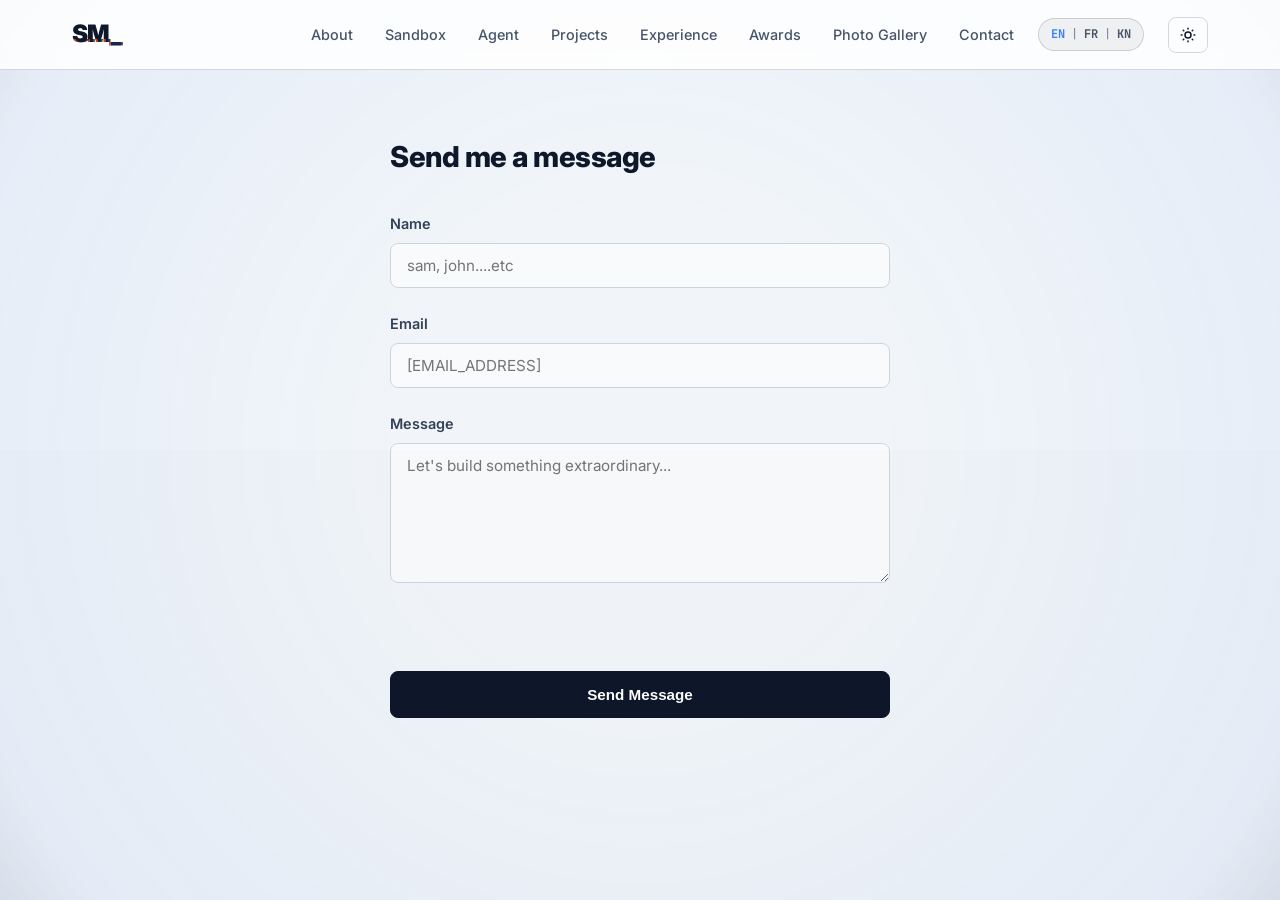
<file: contact.html>
<!DOCTYPE html>
<html lang="en">

<head>
  <meta charset="UTF-8">
  <meta name="viewport" content="width=device-width, initial-scale=1.0">
  <title>Sam Musoni | Contact</title>
  <link rel="preconnect" href="https://fonts.googleapis.com">
  <link rel="preconnect" href="https://fonts.gstatic.com" crossorigin>
  <link
    href="https://fonts.googleapis.com/css2?family=Inter:wght@400;500;700;900&family=JetBrains+Mono:wght@400;700&display=swap"
    rel="stylesheet">
  <script src="config.js"></script>
  <link rel="stylesheet" href="style.css">
  <link rel="icon" type="image/jpeg" href="images/favicon.jpg">
</head>

<body>

  <!-- Background Vignette & Grid -->
  <div class="bg-vignette"></div>
  <div class="bg-grid"></div>
  <div class="scanlines"></div>

  <nav class="navbar">
    <div class="nav-content">
      <a href="index.html" style="text-decoration: none; color: inherit;">
        <div class="logo glitch-text" data-text="SM_">SM<span class="text-primary">_</span></div>
      </a>
      <button class="hamburger" id="hamburger-btn" aria-label="Open Menu">
        <span></span><span></span><span></span>
      </button>
      <div class="nav-links" id="nav-links">
        <a href="index.html#about" class="nav-link-item">About</a>
        <a href="index.html#sandbox" class="nav-link-item">Sandbox</a>
        <a href="index.html#agent-interactive" class="nav-link-item">Agent</a>
        <a href="index.html#projects" class="nav-link-item">Projects</a>
        <a href="index.html#experience" class="nav-link-item">Experience</a>
        <a href="index.html#awards" class="nav-link-item">Awards</a>
        <a href="gallery.html" class="nav-link-item">Photo Gallery</a>
        <a href="contact.html" class="nav-link-item">Contact</a>
        <div class="lang-toggle">
          <span class="lang active">EN</span><span class="pipe">|</span><span class="lang">FR</span><span class="pipe">|</span><span class="lang">KN</span>
        </div>
        <button id="theme-toggle" class="theme-toggle-btn" aria-label="Toggle Theme">
          <svg id="sun-icon" style="display: block;" xmlns="http://www.w3.org/2000/svg" width="18" height="18" fill="none" viewBox="0 0 24 24" stroke="currentColor" stroke-width="2">
            <path stroke-linecap="round" stroke-linejoin="round" d="M12 3v1m0 16v1m9-9h-1M4 12H3m15.364 6.364l-.707-.707M6.343 6.343l-.707-.707m12.728 0l-.707.707M6.343 17.657l-.707.707M16 12a4 4 0 11-8 0 4 4 0 018 0z" />
          </svg>
          <svg id="moon-icon" style="display: none;" xmlns="http://www.w3.org/2000/svg" width="18" height="18" fill="none" viewBox="0 0 24 24" stroke="currentColor" stroke-width="2">
            <path stroke-linecap="round" stroke-linejoin="round" d="M20.354 15.354A9 9 0 018.646 3.646 9.003 9.003 0 0012 21a9.003 9.003 0 008.354-5.646z" />
          </svg>
        </button>
      </div>
    </div>
  </nav>


  <main class="container form-container">
    <div class="contact-form-wrapper">
      <div class="form-body">
        <h2 class="form-title">Send me a message</h2>
        <form id="contact-form" action="https://formspree.io/f/mlgadpvo" method="POST">
          <div class="form-group">
            <label for="name">Name</label>
            <input type="text" id="name" name="name" placeholder="sam, john....etc" required>
          </div>
          <div class="form-group">
            <label for="email">Email</label>
            <input type="email" id="email" name="email" placeholder="[EMAIL_ADDRESS]" required>
          </div>
          <div class="form-group">
            <label for="message">Message</label>
            <textarea id="message" name="message" rows="6" placeholder="Let's build something extraordinary..."
              required></textarea>
          </div>

          <div id="form-feedback" class="feedback-msg"></div>

          <button type="submit" class="btn btn-gradient w-full submit-btn">Send Message</button>
        </form>
      </div>
    </div>
  </main>
  
  <!-- Bottom Navigation Bar for Mobile -->
  <nav class="bottom-nav">
    <a href="index.html#about" class="bottom-nav-item" aria-label="About">
      <svg xmlns="http://www.w3.org/2000/svg" viewBox="0 0 24 24" width="22" height="22" fill="none" stroke="currentColor" stroke-width="2.5" stroke-linecap="round" stroke-linejoin="round"><path d="M3 9l9-7 9 7v11a2 2 0 0 1-2 2H5a2 2 0 0 1-2-2z"></path><polyline points="9 22 9 12 15 12 15 22"></polyline></svg>
    </a>
    <a href="index.html#terminal" class="bottom-nav-item" aria-label="Terminal">
      <svg xmlns="http://www.w3.org/2000/svg" viewBox="0 0 24 24" width="22" height="22" fill="none" stroke="currentColor" stroke-width="2.5" stroke-linecap="round" stroke-linejoin="round"><polyline points="4 17 10 11 4 5"></polyline><line x1="12" y1="19" x2="20" y2="19"></line></svg>
    </a>
    <a href="index.html#projects" class="bottom-nav-item" aria-label="Projects">
      <svg xmlns="http://www.w3.org/2000/svg" viewBox="0 0 24 24" width="22" height="22" fill="none" stroke="currentColor" stroke-width="2.5" stroke-linecap="round" stroke-linejoin="round"><path d="M22 19a2 2 0 0 1-2 2H4a2 2 0 0 1-2-2V5a2 2 0 0 1 2-2h5l2 3h9a2 2 0 0 1 2 2z"></path></svg>
    </a>
    <a href="index.html#experience" class="bottom-nav-item" aria-label="Experience">
      <svg xmlns="http://www.w3.org/2000/svg" viewBox="0 0 24 24" width="22" height="22" fill="none" stroke="currentColor" stroke-width="2.5" stroke-linecap="round" stroke-linejoin="round"><path d="M6 2v4l3 3v8a2 2 0 0 0 2 2h2a2 2 0 0 0 2-2V9l3-3V2H6z"></path><path d="M6 12h12"></path></svg>
    </a>
    <a href="contact.html" class="bottom-nav-item active" aria-label="Contact">
      <svg xmlns="http://www.w3.org/2000/svg" viewBox="0 0 24 24" width="22" height="22" fill="none" stroke="currentColor" stroke-width="2.5" stroke-linecap="round" stroke-linejoin="round"><path d="M4 4h16c1.1 0 2 .9 2 2v12c0 1.1-.9 2-2 2H4c-1.1 0-2-.9-2-2V6c0-1.1.9-2 2-2z"></path><polyline points="22,6 12,13 2,6"></polyline></svg>
    </a>
  </nav>

  <script src="script.js"></script>
</body>

</html>
</file>
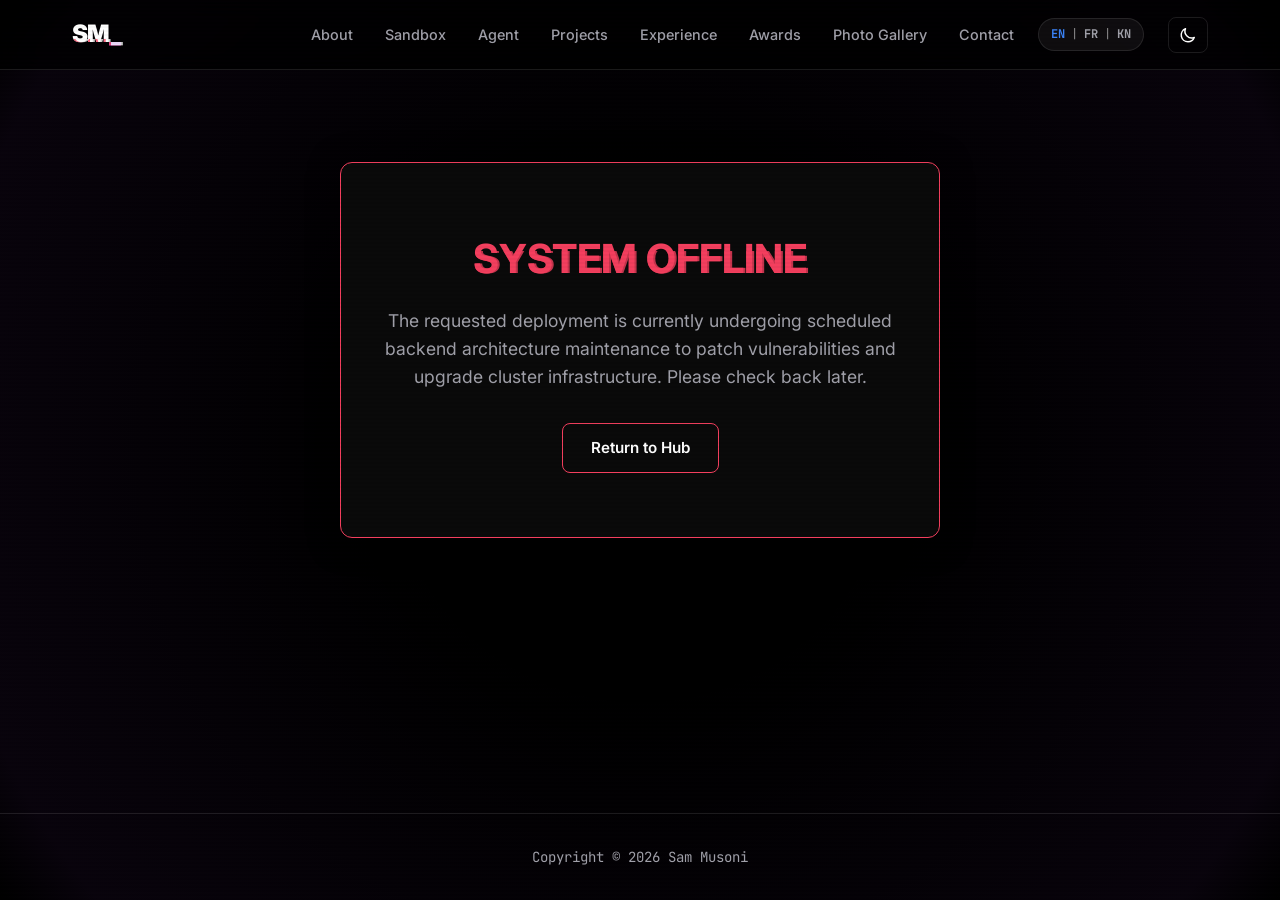
<file: maintenance.html>
<!DOCTYPE html>
<html lang="en">
<head>
  <meta charset="UTF-8">
  <meta name="viewport" content="width=device-width, initial-scale=1.0">
  <title>Sam Musoni | Maintenance</title>
  <link rel="preconnect" href="https://fonts.googleapis.com">
  <link rel="preconnect" href="https://fonts.gstatic.com" crossorigin>
  <link href="https://fonts.googleapis.com/css2?family=Inter:wght@400;500;700;900&family=JetBrains+Mono:wght@400;700&display=swap" rel="stylesheet">
  <script src="config.js"></script>
  <link rel="stylesheet" href="style.css">
  <link rel="icon" type="image/jpeg" href="images/favicon.jpg">
</head>
<body>

  <!-- Background Vignette & Grid -->
  <div class="bg-vignette"></div>
  <div class="scanlines"></div>

  <nav class="navbar">
    <div class="nav-content">
      <a href="index.html" style="text-decoration: none; color: inherit;">
        <div class="logo glitch-text" data-text="SM_">SM<span class="text-primary">_</span></div>
      </a>
      <button class="hamburger" id="hamburger-btn" aria-label="Open Menu">
        <span></span><span></span><span></span>
      </button>
      <div class="nav-links" id="nav-links">
        <a href="index.html#about" class="nav-link-item">About</a>
        <a href="index.html#sandbox" class="nav-link-item">Sandbox</a>
        <a href="index.html#agent-interactive" class="nav-link-item">Agent</a>
        <a href="index.html#projects" class="nav-link-item">Projects</a>
        <a href="index.html#experience" class="nav-link-item">Experience</a>
        <a href="index.html#awards" class="nav-link-item">Awards</a>
        <a href="gallery.html" class="nav-link-item">Photo Gallery</a>
        <a href="contact.html" class="nav-link-item">Contact</a>
        <div class="lang-toggle">
          <span class="lang active">EN</span><span class="pipe">|</span><span class="lang">FR</span><span class="pipe">|</span><span class="lang">KN</span>
        </div>
        <button id="theme-toggle" class="theme-toggle-btn" aria-label="Toggle Theme">
          <svg id="sun-icon" style="display: block;" xmlns="http://www.w3.org/2000/svg" width="18" height="18" fill="none" viewBox="0 0 24 24" stroke="currentColor" stroke-width="2">
            <path stroke-linecap="round" stroke-linejoin="round" d="M12 3v1m0 16v1m9-9h-1M4 12H3m15.364 6.364l-.707-.707M6.343 6.343l-.707-.707m12.728 0l-.707.707M6.343 17.657l-.707.707M16 12a4 4 0 11-8 0 4 4 0 018 0z" />
          </svg>
          <svg id="moon-icon" style="display: none;" xmlns="http://www.w3.org/2000/svg" width="18" height="18" fill="none" viewBox="0 0 24 24" stroke="currentColor" stroke-width="2">
            <path stroke-linecap="round" stroke-linejoin="round" d="M20.354 15.354A9 9 0 018.646 3.646 9.003 9.003 0 0012 21a9.003 9.003 0 008.354-5.646z" />
          </svg>
        </button>
      </div>
    </div>
  </nav>


  <main class="container" style="display: flex; flex-direction: column; justify-content: center; align-items: center; min-height: 70vh; text-align: center;">
    <div class="tech-card" style="padding: 4rem 2rem; max-width: 600px; border-color: var(--secondary);">
        <h1 class="glitch-text" data-text="SYSTEM OFFLINE" style="font-size: 2.5rem; margin-bottom: 1rem; color: var(--secondary);">SYSTEM OFFLINE</h1>
        <p class="text-gray" style="margin-bottom: 2rem; font-size: 1.1rem; line-height: 1.6;">
            The requested deployment is currently undergoing scheduled backend architecture maintenance to patch vulnerabilities and upgrade cluster infrastructure. Please check back later.
        </p>
        <a href="index.html#projects" class="btn btn-outline" style="border-color: var(--secondary); color: var(--text-main);">Return to Hub</a>
    </div>
  </main>

  <footer style="position: absolute; bottom: 0; width: 100%;">
    <p class="text-gray" style="font-size: 14px;">Copyright &copy; 2026 Sam Musoni</p>
  </footer>

  <script src="script.js"></script>
</body>
</html>
</file>
<file: style.css>
:root {
  --bg-dark: #000000;
  --bg-panel: #0a0a0a;
  --border-light: rgba(255, 255, 255, 0.1);
  --primary: #b14bf4;
  --primary-glow: rgba(177, 75, 244, 0.5);
  --secondary: #f43f5e;
  --secondary-glow: rgba(244, 63, 94, 0.5);
  --yellow: #F59E0B;
  --red: #EF4444;
  --text-main: #FFFFFF;
  --text-gray: #A1A1AA;
  --font-sans: 'Inter', sans-serif;
  --font-mono: 'JetBrains Mono', monospace;
  --nav-height: 70px;
}

/* Light Mode Aesthetics Override */
html.light {
  --bg-dark: #f1f5f9;
  --bg-panel: #ffffff;
  --border-light: rgba(0, 0, 0, 0.15);
  --primary: #2563eb;
  --primary-glow: rgba(37, 99, 235, 0.2);
  --secondary: #ea580c;
  --secondary-glow: rgba(234, 88, 12, 0.2);
  --yellow: #d97706;
  --red: #dc2626;
  --text-main: #0f172a;
  --text-gray: #475569;
}

html.light .bg-vignette {
  background: radial-gradient(circle at center, transparent 30%, rgba(37, 99, 235, 0.05) 90%, rgba(200, 210, 225, 0.6) 100%);
}

html.light .scanlines {
  background: linear-gradient(to bottom, rgba(0,0,0,0), rgba(0,0,0,0) 50%, rgba(0,0,0,0.03) 50%, rgba(0,0,0,0.03));
}

html.light .navbar { background: rgba(255, 255, 255, 0.85); }
html.light .btn-solid { background: var(--text-main); color: #fff; border-color: var(--text-main); }
html.light .btn-solid:hover { background: transparent; color: var(--text-main); box-shadow: 0 0 10px rgba(0,0,0,0.2); }

html.light .terminal-body, html.light .sandbox-body, html.light .agent-runner {
  background: #f8fafc; color: #334155; border-top: 1px solid var(--border-light);
}

html.light .code-block { color: #334155; }
html.light .code-block .keyword { color: #8b5cf6; }
html.light .code-block .function { color: #0284c7; }
html.light .code-block .string { color: #16a34a; }
html.light .code-block .number { color: #d97706; }
html.light .code-block .comment { color: #94a3b8; }
html.light .card-top h4 { color: #0f172a; }
html.light .project-overlay { background: rgba(255,255,255,0.9); }
html.light .project-img-wrapper img { opacity: 1; }

.theme-toggle-btn {
  background: transparent;
  border: 1px solid var(--border-light);
  color: var(--text-main);
  padding: 8px 10px;
  border-radius: 8px;
  cursor: pointer;
  display: inline-flex;
  align-items: center;
  justify-content: center;
  transition: all 0.3s;
  margin-left: 1.5rem;
}

.theme-toggle-btn:hover {
  border-color: var(--primary);
  color: var(--primary);
  box-shadow: 0 0 10px var(--primary-glow);
}

/* Language Toggle */
.lang-toggle {
  display: inline-flex; align-items: center;
  background: rgba(255, 255, 255, 0.05);
  border: 1px solid var(--border-light);
  border-radius: 20px;
  padding: 6px 12px;
  margin-left: 1.5rem;
  font-family: var(--font-mono);
  font-size: 0.75rem;
  font-weight: 700;
}

html.light .lang-toggle {
  background: rgba(0, 0, 0, 0.05);
}

.lang-toggle .lang {
  cursor: pointer;
  color: var(--text-gray);
  transition: color 0.3s;
}

.lang-toggle .lang:hover { color: var(--text-main); }
.lang-toggle .lang.active { color: #3b82f6; } /* Mac OS Active Blue */
.lang-toggle .pipe {
  color: var(--text-main);
  margin: 0 6px;
  font-weight: normal;
  opacity: 0.5;
}

* {
  box-sizing: border-box;
  margin: 0;
  padding: 0;
}

html {
  scroll-behavior: smooth;
  scroll-padding-top: calc(var(--nav-height) + 20px);
}

body {
  background-color: var(--bg-dark);
  color: var(--text-main);
  font-family: var(--font-sans);
  line-height: 1.6;
  overflow-x: hidden;
}

/* Backgrounds & Scanlines */
.bg-vignette {
  position: fixed;
  top: 0; left: 0; right: 0; bottom: 0;
  background: radial-gradient(circle at center, transparent 30%, rgba(177, 75, 244, 0.05) 90%, rgba(0,0,0,1) 100%);
  pointer-events: none;
  z-index: -1;
}

.scanlines {
  position: fixed;
  top: 0; left: 0; width: 100vw; height: 100vh;
  background: linear-gradient(to bottom, rgba(255,255,255,0), rgba(255,255,255,0) 50%, rgba(0,0,0,0.1) 50%, rgba(0,0,0,0.1));
  background-size: 100% 4px;
  z-index: 9999;
  pointer-events: none;
  opacity: 0.3;
}

/* Glitch Effect */
.glitch-text {
  position: relative;
  display: inline-block;
}

.glitch-text::before,
.glitch-text::after {
  content: attr(data-text);
  position: absolute;
  top: 0;
  left: 0;
  width: 100%;
  height: 100%;
  opacity: 0.8;
}

.glitch-text::before {
  left: 2px;
  text-shadow: -2px 0 var(--secondary);
  clip: rect(24px, 550px, 90px, 0);
  animation: glitch-anim-2 3s infinite linear alternate-reverse;
}

.glitch-text::after {
  left: -2px;
  text-shadow: -2px 0 var(--primary);
  clip: rect(85px, 550px, 140px, 0);
  animation: glitch-anim 2.5s infinite linear alternate-reverse;
}

@keyframes glitch-anim {
  0% { clip: rect(4px, 9999px, 83px, 0); }
  20% { clip: rect(54px, 9999px, 18px, 0); }
  40% { clip: rect(22px, 9999px, 91px, 0); }
  60% { clip: rect(78px, 9999px, 49px, 0); }
  80% { clip: rect(11px, 9999px, 34px, 0); }
  100% { clip: rect(90px, 9999px, 2px, 0); }
}

@keyframes glitch-anim-2 {
  0% { clip: rect(65px, 9999px, 100px, 0); }
  20% { clip: rect(10px, 9999px, 84px, 0); }
  40% { clip: rect(49px, 9999px, 32px, 0); }
  60% { clip: rect(88px, 9999px, 5px, 0); }
  80% { clip: rect(3px, 9999px, 78px, 0); }
  100% { clip: rect(56px, 9999px, 43px, 0); }
}

/* Typography & Utilities */
.text-primary { color: var(--primary); }
.text-secondary { color: var(--secondary); }
.text-gray { color: var(--text-gray); }
.text-white { color: var(--text-main); }
.text-center { text-align: center; }
.mt-4 { margin-top: 1.5rem; }

/* Navigation */
.navbar {
  position: fixed;
  top: 0; left: 0; width: 100%;
  height: var(--nav-height);
  background: rgba(0, 0, 0, 0.7);
  backdrop-filter: blur(10px);
  border-bottom: 1px solid var(--border-light);
  z-index: 100;
  display: flex;
  justify-content: center;
}

.nav-content {
  width: 100%; max-width: 1200px;
  padding: 0 2rem;
  display: flex;
  justify-content: space-between;
  align-items: center;
}

.nav-links {
  display: flex;
  align-items: center;
}

.logo {
  font-size: 1.5rem;
  font-weight: 900;
  letter-spacing: -1px;
}

.nav-links a {
  color: var(--text-gray);
  text-decoration: none;
  margin-left: 2rem;
  font-size: 0.9rem;
  font-weight: 500;
  transition: 0.2s;
}

.nav-links a:hover {
  color: var(--text-main);
  text-shadow: 0 0 10px rgba(255,255,255,0.5);
}

.container {
  max-width: 1200px;
  margin: 0 auto;
  padding: calc(var(--nav-height) + 4rem) 2rem 4rem 2rem;
}

/* Buttons */
.btn {
  display: inline-flex;
  align-items: center;
  justify-content: center;
  padding: 0.75rem 1.75rem;
  border-radius: 8px;
  font-size: 0.95rem;
  font-weight: 600;
  text-decoration: none;
  transition: all 0.3s ease;
  cursor: pointer;
}

.btn:active {
  transform: scale(0.95);
}

.btn-solid {
  background: #ffffff;
  color: #000000;
  border: 1px solid #ffffff;
}

.btn-solid:hover {
  background: transparent;
  color: #ffffff;
  box-shadow: 0 0 15px rgba(255,255,255,0.3);
}

.btn-gradient {
  background: #ffffff;
  color: #000000;
  border: 1px solid #ffffff;
}

.btn-gradient:hover {
  background: transparent;
  color: #ffffff;
  box-shadow: 0 0 15px rgba(255,255,255,0.3);
}

html.light .btn-gradient {
  background: var(--text-main);
  color: #ffffff;
  border: 1px solid var(--text-main);
}

html.light .btn-gradient:hover {
  background: transparent;
  color: var(--text-main);
  box-shadow: 0 0 10px rgba(0, 0, 0, 0.2);
  border-color: var(--text-main);
}

.portfolio-tag {
  font-family: var(--font-mono);
  font-size: 0.8rem;
  font-weight: 700;
  color: var(--secondary);
  text-transform: uppercase;
  letter-spacing: 3px;
  margin-bottom: 0.75rem;
}

.bottom-nav {
  display: none;
}

.bottom-nav-hidden {
  transform: translateY(100%) !important;
  opacity: 0;
  pointer-events: none;
}

.terminal-nav-btn {
  display: none;
}

.btn-outline {
  background: transparent;
  color: var(--text-main);
  border: 1px solid var(--border-light);
}

.btn-outline:hover {
  border-color: var(--primary);
  color: var(--primary);
  box-shadow: 0 0 15px var(--primary-glow);
}

/* Cards & Windows Base */
.tech-card {
  background: var(--bg-panel);
  border: 1px solid var(--border-light);
  border-radius: 12px;
  overflow: hidden;
  box-shadow: 0 4px 30px rgba(0,0,0,0.5);
}

.card-header {
  display: flex;
  align-items: center;
  padding: 10px 15px;
  background: rgba(255,255,255,0.03);
  position: relative;
}
.card-header.border-bottom {
  border-bottom: 1px solid var(--border-light);
}
.padding-0 { padding: 0; }

.window-controls {
  display: flex;
  gap: 8px;
}

.window-controls span {
  width: 12px; height: 12px;
  border-radius: 50%;
  background: #3f3f46;
}

.window-controls span:nth-child(1) { background: #ff5f56; } /* Mac OS Red */
.window-controls span:nth-child(2) { background: #ffbd2e; } /* Mac OS Yellow */
.window-controls span:nth-child(3) { background: #27c93f; } /* Mac OS Green */

.header-title {
  position: absolute;
  left: 50%;
  transform: translateX(-50%);
  font-family: var(--font-mono);
  font-size: 0.8rem;
  color: var(--text-gray);
}

/* Hero Section */
.hero {
  display: grid;
  grid-template-columns: 1fr 1fr;
  gap: 4rem;
  align-items: center;
  min-height: 70vh;
}

.hero-identity {
  display: flex;
  flex-direction: column;
  align-items: flex-start;
  gap: 1rem;
  margin-bottom: 2rem;
}

.avatar-container {
  width: 150px;
  height: 150px;
  position: relative;
  border-radius: 16px;
  border: 2px solid var(--primary);
  overflow: hidden;
  box-shadow: 0 0 20px var(--primary-glow);
}

.profile-avatar {
  width: 100%;
  height: 100%;
  object-fit: cover;
  transition: 0.3s;
}

.avatar-scanner {
  position: absolute;
  top: -100%; left: 0; width: 100%; height: 5px;
  background: var(--primary);
  box-shadow: 0 0 10px var(--primary);
  animation: scan 3s linear infinite;
  opacity: 0.5;
}

@keyframes scan {
  0% { top: -10px; }
  50% { top: 100%; }
  100% { top: 100%; }
}

.status-pill {
  display: inline-flex;
  align-items: center;
  gap: 8px;
  padding: 6px 16px;
  border: 1px solid var(--border-light);
  border-radius: 50px;
  font-size: 0.85rem;
  font-family: var(--font-mono);
  background: rgba(177, 75, 244, 0.05); /* --primary but 0.05 opacity */
}

.border-primary { border-color: var(--primary); }

.status-dot {
  width: 8px; height: 8px;
  border-radius: 50%;
  background: var(--secondary);
}

.animate-pulse {
  animation: pulse 2s infinite;
}
@keyframes pulse {
  0% { transform: scale(1); opacity: 1; }
  50% { transform: scale(1.5); opacity: 0.5; }
  100% { transform: scale(1); opacity: 1; }
}

.hero-title {
  font-size: clamp(3rem, 5vw, 4.5rem);
  font-weight: 900;
  line-height: 1.1;
  letter-spacing: -1px;
  margin-bottom: 0.5rem;
}

.hero-subtitle {
  font-size: 1.25rem;
  font-weight: 500;
  margin-bottom: 1.5rem;
}

.hero-bio {
  color: var(--text-gray);
  max-width: 450px;
  margin-bottom: 2.5rem;
  font-size: 1.05rem;
}

.hero-action {
  display: flex;
  gap: 1rem;
}

/* Metrics Card */
.metrics-card {
  width: 100%;
}
.metrics-grid {
  padding: 1.5rem;
  display: grid;
  grid-template-columns: 1fr 1fr;
  gap: 1.5rem;
}
.metric-item { display: flex; flex-direction: column; }
.metric-label { font-size: 0.8rem; color: var(--text-gray); text-transform: uppercase; margin-bottom: 5px; }
.metric-value { font-size: 1.5rem; font-weight: 700; font-family: var(--font-mono); }
.progress-bar {
  width: 100%; height: 4px; background: rgba(255,255,255,0.1); border-radius: 2px; margin-top: 8px; overflow: hidden;
}
.progress-fill { height: 100%; border-radius: 2px; }
.fill-primary { background: var(--primary); box-shadow: 0 0 10px var(--primary); }
.fill-secondary { background: var(--secondary); box-shadow: 0 0 10px var(--secondary); }

/* --- System Boot Animations --- */
@keyframes flickerIn {
  0% { opacity: 0; }
  10% { opacity: 1; }
  20% { opacity: 0; }
  30% { opacity: 1; }
  40% { opacity: 0.5; }
  50% { opacity: 1; }
  100% { opacity: 1; }
}

@keyframes slideRightIn {
  0% { opacity: 0; transform: translateX(60px) skewX(-10deg); filter: blur(5px); }
  100% { opacity: 1; transform: translateX(0) skewX(0); filter: blur(0); }
}

@keyframes digitalZoomIn {
  0% { opacity: 0; transform: scale(1.1); filter: brightness(2) contrast(1.5); }
  100% { opacity: 1; transform: scale(1); filter: brightness(1) contrast(1); }
}

@keyframes textReveal {
  0% { opacity: 0; transform: translateY(20px); letter-spacing: 5px; filter: blur(4px); }
  100% { opacity: 1; transform: translateY(0); letter-spacing: -1px; filter: blur(0); } 
}

/* Apply Boot Animations */
.hero-identity {
  animation: digitalZoomIn 1.2s cubic-bezier(0.2, 0.8, 0.2, 1) forwards;
}

.hero-title {
  animation: textReveal 0.8s cubic-bezier(0.2, 0.8, 0.2, 1) forwards;
  animation-delay: 0.2s;
  opacity: 0;
}

.hero-subtitle, .hero-bio, .hero-action {
  animation: flickerIn 1s ease-out forwards;
  animation-delay: 0.4s;
  opacity: 0;
}

.metrics-card {
  animation: slideRightIn 0.9s cubic-bezier(0.2, 0.8, 0.2, 1) forwards;
  animation-delay: 0.35s;
  opacity: 0;
}

.navbar {
  animation: flickerIn 1.5s ease-out forwards;
}
/* -------------------------------- */

/* Auto Click Animation on Load */
.hand-animation-container {
  position: absolute;
  top: 50%;
  left: 50%;
  pointer-events: none;
  z-index: 10;
  opacity: 0;
  transform: translate(50px, 50px) scale(1.2);
}

.hand-animation-container.run-anim {
  animation: handClickAnim 3.5s cubic-bezier(0.2, 0.8, 0.2, 1) 1s 3 forwards;
}

html.light .hand-cursor-icon {
  fill: var(--text-main);
  stroke: #fff;
}

@keyframes handClickAnim {
  0% { opacity: 0; transform: translate(50px, 50px) scale(1.2); }
  25% { opacity: 1; transform: translate(-5px, -5px) scale(1); }
  32% { opacity: 1; transform: translate(-5px, -5px) scale(1); }
  40% { opacity: 1; transform: translate(-5px, -5px) scale(0.85); }
  50% { opacity: 1; transform: translate(-5px, -5px) scale(1); }
  75% { opacity: 0; transform: translate(40px, 40px) scale(1.2); }
  100% { opacity: 0; transform: translate(40px, 40px) scale(1.2); visibility: hidden; }
}

.click-target.run-anim {
  animation: buttonClickAnim 3.5s 1s 3 forwards;
}

@keyframes buttonClickAnim {
  0%, 32% { transform: scale(1); border-color: var(--border-light); color: var(--text-main); box-shadow: none; }
  40% { transform: scale(0.95); border-color: var(--primary); color: var(--primary); box-shadow: 0 0 15px var(--primary-glow); }
  50% { transform: scale(1); border-color: var(--primary); color: var(--primary); box-shadow: 0 0 15px var(--primary-glow); }
  75%, 100% { transform: scale(1); border-color: var(--border-light); color: var(--text-main); box-shadow: none; }
}

/* Terminal Section */
.terminal-section { margin-top: 10rem; margin-bottom: 6rem;}
.terminal-window { width: 100%; max-width: 800px; margin: 0 auto; }
.terminal-body {
  padding: 1.5rem;
  font-family: var(--font-mono);
  font-size: 0.9rem;
  background: #000;
  color: #fff;
  min-height: 200px;
}
.term-line { margin-bottom: 8px; }
.prompt { color: var(--secondary); margin-right: 10px; }
.term-input-line { display: flex; align-items: center; margin-top: 10px;}
#term-input {
  background: transparent; border: none; color: var(--primary); font-family: inherit; font-size: inherit; outline: none; width: 100%;
  font-weight: bold;
  caret-color: var(--primary);
}

.agent-runner {
  background: rgba(0, 0, 0, 0.6);
  padding: 1.5rem;
}

.agent-output {
  min-height: 150px;
  max-height: 300px;
  overflow-y: auto;
  margin-bottom: 1.5rem;
  font-family: var(--font-mono);
  font-size: 0.95rem;
}

.agent-input-wrapper {
  display: flex;
  align-items: center;
  gap: 10px;
}

#agent-input-field {
  flex: 1;
  min-width: 0; /* allow flex shrinking without overflow */
  background: transparent;
  border: none;
  border-bottom: 1px solid var(--border-light);
  color: var(--text-main);
  font-family: var(--font-mono);
  outline: none;
  padding: 8px;
  font-size: 0.95rem;
}

#agent-run-btn {
  flex-shrink: 0;
  white-space: nowrap;
  padding: 0.5rem 1.25rem;
}

html.light #agent-input-field {
  border-bottom-color: rgba(0, 0, 0, 0.1);
}

.quick-reply-wrapper {
  display: flex;
  flex-wrap: wrap;
  gap: 8px;
  margin-bottom: 1rem;
  opacity: 0;
  transform: translateY(10px);
  transition: all 0.4s ease;
}

.quick-reply-wrapper.visible {
  opacity: 1;
  transform: translateY(0);
}

.reply-chip {
  padding: 4px 12px;
  background: rgba(var(--primary-rgb), 0.1);
  border: 1px solid var(--primary);
  border-radius: 20px;
  color: var(--primary);
  font-family: var(--font-mono);
  font-size: 0.75rem;
  cursor: pointer;
  transition: all 0.2s ease;
  white-space: nowrap;
}

.reply-chip:hover {
  background: var(--primary);
  color: #fff;
  box-shadow: 0 0 10px var(--primary-glow);
}

.agent-cursor {
  display: inline-block;
  width: 8px;
  height: 15px;
  background: var(--primary);
  margin-left: 4px;
  vertical-align: middle;
  animation: agent-blink 0.8s step-end infinite;
}

@keyframes agent-blink {
  from, to { opacity: 1; }
  50% { opacity: 0; }
}

/* Section Shared */
.section-title {
  margin-bottom: 3rem;
  text-align: center;
}
.section-title h2 { font-size: 2.5rem; font-weight: 800; margin-bottom: 0.5rem; letter-spacing:-0.5px;}
.section-title p { color: var(--text-gray); font-family: var(--font-mono); font-size: 0.9rem; }

/* Sandbox Section */
.sandbox-section { margin-bottom: 6rem; }
.sandbox-grid {
  display: grid;
  grid-template-columns: 3fr 1.5fr;
  gap: 2rem;
}

.sandbox-tabs {
  display: flex; border-bottom: 1px solid var(--border-light); width: 100%;
}
.tab {
  padding: 12px 20px; font-family: var(--font-mono); font-size: 0.85rem; color: var(--text-gray); cursor: pointer; border-right: 1px solid var(--border-light);
  border-bottom: 2px solid transparent; transition: 0.2s;
}
.tab.active { color: var(--primary); background: rgba(255,255,255,0.02); border-bottom-color: var(--primary); }
.tab:hover { background: rgba(255,255,255,0.05); }

.sandbox-body { padding: 1.5rem; background: #0c0c0c; overflow-x: auto; }
.code-block { display: none; font-family: var(--font-mono); font-size: 0.9rem; line-height: 1.5; color: #d4d4d8; }
.code-block.active { display: block; }
.code-block .keyword { color: #c678dd; }
.code-block .function { color: #61afef; }
.code-block .string { color: #98c379; }
.code-block .comment { color: #5c6370; font-style: italic;}
.code-block .number { color: #d19a66; }
.code-block .tag { color: #e06c75; }

/* API Status Grid */
.api-status-grid {
  display: grid; grid-template-columns: 1fr 1fr; gap: 1rem;
}
.status-card {
  background: rgba(255,255,255,0.02);
  border: 1px solid var(--border-light);
  border-radius: 8px; padding: 1rem;
  display: flex; flex-direction: column; justify-content: space-between;
}
.card-top { display: flex; justify-content: space-between; align-items: flex-start; margin-bottom: 1rem; }
.card-top h4 { font-size: 0.85rem; font-weight: 600; color: #e4e4e7; }
.status-dot.green { width: 8px; height: 8px; border-radius: 50%; background: #34d399; box-shadow: 0 0 8px #34d399; }
.status-dot.yellow { width: 8px; height: 8px; border-radius: 50%; background: var(--yellow); box-shadow: 0 0 8px var(--yellow); }
.card-bottom { display: flex; justify-content: space-between; font-family: var(--font-mono); font-size: 0.8rem; }

/* Expertise Section */
.expertise-section { margin-bottom: 6rem; }
.expertise-grid {
  display: grid; grid-template-columns: repeat(3, 1fr); gap: 2rem;
}
.expertise-card {
  background: var(--bg-panel);
  border: 1px solid var(--border-light);
  border-radius: 12px;
  padding: 1.5rem;
  transition: transform 0.3s, border-color 0.3s;
}
.expertise-card:hover { border-color: var(--primary); transform: translateY(-3px); box-shadow: 0 10px 30px rgba(0,0,0,0.5); }
.expertise-header {
  font-size: 1.25rem; font-weight: 700; margin-bottom: 1.5rem; display: flex; align-items: center; gap: 10px;
}
.expertise-list {
  list-style: none; padding: 0;
}
.expertise-list li {
  display: flex; justify-content: space-between; align-items: center; margin-bottom: 1rem; color: var(--text-main); font-size: 0.95rem;
}
.expertise-list.dotted li {
  justify-content: flex-start; gap: 10px; color: var(--text-gray);
}
.expertise-list.dotted li::before {
  content: ""; display: inline-block; width: 6px; height: 6px; border-radius: 50%;
}
.expertise-list.dotted.green li::before { background: var(--secondary); }
.expertise-list.dotted.gray li::before { background: #6b7280; }

.bar-container {
  width: 90px; height: 4px; background: rgba(255,255,255,0.1); border-radius: 4px;
}
.bar-fill {
  height: 100%; background: #ffffff; border-radius: 4px;
}

/* Projects Grid */
.projects-section { margin-bottom: 6rem; }
.projects-grid {
  display: grid; grid-template-columns: repeat(3, 1fr); gap: 2rem;
}
.project-card {
  background: var(--bg-panel); border: 1px solid var(--border-light); border-radius: 12px; overflow: hidden; transition: 0.3s;
}
.project-card:hover { border-color: var(--primary); transform: translateY(-5px); box-shadow: 0 10px 30px rgba(0,0,0,0.5); }
.project-img-wrapper { position: relative; height: 200px; overflow: hidden; background: #000; }
.project-img-wrapper img { width: 100%; height: 100%; object-fit: cover; opacity: 0.7; transition: 0.5s; }
.project-card:hover .project-img-wrapper img { opacity: 1; transform: scale(1.05); }
.project-overlay {
  position: absolute; top:0; left:0; width: 100%; height: 100%; background: rgba(0,0,0,0.6); display: flex; justify-content: center; align-items: center; opacity: 0; transition: 0.3s; z-index: 2;
}
.project-card:hover .project-overlay { opacity: 1; }
.text-sm { font-size: 0.8rem; padding: 0.5rem 1rem; }
.project-info { padding: 1.5rem; }
.project-info h3 { font-size: 1.25rem; font-weight: 700; margin-bottom: 0.5rem; }
.project-info p { font-size: 0.9rem; line-height: 1.5; margin-bottom: 1.25rem; min-height: 60px; }
.tech-tags { display: flex; gap: 8px; flex-wrap: wrap; }
.tag { font-family: var(--font-mono); font-size: 0.7rem; padding: 4px 10px; border-radius: 50px; background: rgba(255,255,255,0.05); }
.tag.blue { color: #60a5fa; background: rgba(96, 165, 250, 0.1); }
.tag.green { color: #34d399; background: rgba(52, 211, 153, 0.1); }
.tag.purple { color: #c084fc; background: rgba(192, 132, 252, 0.1); }
.tag.red { color: #f87171; background: rgba(248, 113, 113, 0.1); }
.tag.yellow { color: #fbbf24; background: rgba(251, 191, 36, 0.1); }

/* Contact Section */
.contact-section { margin-bottom: 4rem; }
.contact-card { padding: 4rem 2rem; text-align: center; }
.contact-card h2 { font-size: 2rem; margin-bottom: 1rem; }
.contact-card p { max-width: 600px; margin: 0 auto; }
.contact-buttons { display: flex; justify-content: center; gap: 1rem; flex-wrap: wrap; }

footer { text-align: center; padding: 2rem; border-top: 1px solid var(--border-light); font-family: var(--font-mono); font-size: 0.85rem; }

/* Contact Form Page Styles */
.form-container {
  display: flex;
  justify-content: center;
  align-items: center;
  min-height: calc(100vh - var(--nav-height) - 4rem);
}

.contact-form-wrapper {
  width: 100%;
  max-width: 500px;
  background: transparent;
}

.form-title {
  font-size: 1.8rem;
  font-weight: 800;
  margin-bottom: 2rem;
  color: var(--text-main);
  letter-spacing: -0.5px;
}

.form-group {
  margin-bottom: 1.5rem;
}

.form-group label {
  display: block;
  font-size: 0.9rem;
  color: #d1d5db;
  margin-bottom: 0.5rem;
  font-weight: 500;
}

.form-group input,
.form-group textarea {
  width: 100%;
  padding: 12px 16px;
  background: #09090b;
  border: 1px solid #27272a;
  border-radius: 8px;
  color: var(--text-main);
  font-family: inherit;
  font-size: 0.95rem;
  transition: border-color 0.3s;
}

.form-group input:focus,
.form-group textarea:focus {
  outline: none;
  border-color: #52525b;
}

/* Light Mode Overrides for Contact Form */
html.light .form-group label {
  color: #334155;
  font-weight: 600;
}

html.light .form-group input,
html.light .form-group textarea {
  background: #f8fafc;
  border: 1px solid #cbd5e1;
  color: #0f172a;
}

html.light .form-group input:focus,
html.light .form-group textarea:focus {
  border-color: #3b82f6;
  box-shadow: 0 0 0 4px rgba(59, 130, 246, 0.1);
  background: #ffffff;
}

.w-full {
  width: 100%;
}

.submit-btn {
  margin-top: 1rem;
  padding: 14px;
}

.feedback-msg {
  min-height: 24px;
  margin-bottom: 1rem;
  font-size: 0.9rem;
  font-weight: 500;
  text-align: center;
  color: var(--secondary);
}

/* Experience / Timeline Section */
.experience-section { margin-bottom: 6rem; }
.timeline-container { position: relative; padding-left: 3rem; margin-top: 2rem; }
.timeline-item { position: relative; margin-bottom: 3rem; }
.timeline-item:last-child { margin-bottom: 0; }

.timeline-dot {
  position: absolute;
  left: -3rem;
  top: 1.5rem;
  width: 16px;
  height: 16px;
  border-radius: 50%;
  background: var(--bg-panel);
  border: 3px solid #34d399; /* Green accent */
  box-shadow: 0 0 10px rgba(52, 211, 153, 0.5);
  z-index: 2;
}

.timeline-line {
  position: absolute;
  left: calc(-3rem + 7px); /* center line under 16px dot */
  top: 1.5rem;
  width: 2px;
  height: calc(100% + 3rem);
  background: rgba(52, 211, 153, 0.15); /* Faint green line */
  z-index: 1;
}

.experience-card {
  padding: 1.5rem 2rem;
}

.experience-header-inner {
  display: flex;
  align-items: center;
  gap: 8px;
  margin-bottom: 1rem;
}

.company-icon { font-size: 1.2rem; }
.company-name { font-size: 0.85rem; font-family: var(--font-mono); font-weight: 500; }

.role-title {
  font-size: 1.4rem;
  font-weight: 800;
  margin-bottom: 1rem;
  color: var(--text-main);
  letter-spacing: -0.5px;
}

.date-pill {
  display: inline-block;
  padding: 4px 12px;
  background: rgba(52, 211, 153, 0.1);
  border: 1px solid rgba(52, 211, 153, 0.3);
  color: #34d399;
  border-radius: 4px;
  font-family: var(--font-mono);
  font-size: 0.75rem;
  font-weight: 700;
  margin-bottom: 1.5rem;
}

.experience-bullets {
  list-style: none;
  padding: 0;
}

.experience-bullets li {
  position: relative;
  margin-bottom: 0.8rem;
  padding-left: 1.5rem;
  color: var(--text-gray);
  font-size: 0.95rem;
  line-height: 1.6;
}

.experience-bullets li strong {
  color: var(--text-main);
  font-weight: 600;
}

.bullet-arrow {
  position: absolute;
  left: 0;
  color: #34d399;
  font-family: var(--font-mono);
  font-weight: bold;
}

/* Light Mode Overrides for Experience */
html.light .timeline-dot {
  background: #ffffff;
  border-color: #059669;
}
html.light .timeline-line {
  background: rgba(5, 150, 105, 0.2);
}
html.light .date-pill {
  color: #059669;
  background: rgba(5, 150, 105, 0.1);
  border-color: rgba(5, 150, 105, 0.3);
}
html.light .experience-bullets li { color: #334155; }
html.light .experience-bullets li strong { color: #0f172a; }
html.light .bullet-arrow { color: #059669; }

/* Scroll Reveal Animation Styles */

.reveal {
  opacity: 0;
  transform: translateY(40px);
  transition: opacity 0.8s cubic-bezier(0.5, 0, 0, 1), transform 0.8s cubic-bezier(0.5, 0, 0, 1);
}
.reveal.active {
  opacity: 1;
  transform: translateY(0);
}

/* Hamburger Button */
.hamburger {
  display: none;
  flex-direction: column;
  justify-content: center;
  gap: 5px;
  background: transparent;
  border: none;
  cursor: pointer;
  padding: 6px;
  z-index: 200;
}
.hamburger span {
  display: block;
  width: 24px;
  height: 2px;
  background: var(--text-main);
  border-radius: 2px;
  transition: all 0.3s ease;
  transform-origin: center;
}
.hamburger.open span:nth-child(1) { transform: translateY(7px) rotate(45deg); }
.hamburger.open span:nth-child(2) { opacity: 0; transform: scaleX(0); }
.hamburger.open span:nth-child(3) { transform: translateY(-7px) rotate(-45deg); }

/* Responsive */
@media (max-width: 1024px) {
  .hero { grid-template-columns: 1fr; gap: 2rem; text-align: center; }
  .hero-identity { align-items: center; }
  .hero-bio { margin: 0 auto 2rem auto; }
  .hero-action { justify-content: center; }
  .sandbox-grid { grid-template-columns: 1fr; }
}

@media (max-width: 900px) {
  :root {
    --nav-height: 55px;
  }

  body {
    padding-bottom: 80px !important;
  }

  .container {
    padding: calc(var(--nav-height) + 1.5rem) 1.5rem 3rem 1.5rem !important;
  }

  /* Hide hamburger and standard menu lists */
  .hamburger { display: none !important; }
  .nav-links { display: none !important; }
  
  /* Show mobile header terminal shortcut */
  .terminal-nav-btn {
    display: inline-flex;
    align-items: center;
    justify-content: center;
    width: 38px;
    height: 38px;
    border-radius: 8px;
    background: rgba(255, 255, 255, 0.05);
    border: 1px solid var(--border-light);
    color: var(--text-main);
    transition: all 0.3s ease;
    cursor: pointer;
  }

  html.light .terminal-nav-btn {
    background: rgba(0, 0, 0, 0.03);
  }
  
  /* Bottom Navigation Bar for Mobile */
  .bottom-nav {
    display: flex;
    position: fixed;
    bottom: 0;
    left: 0;
    right: 0;
    height: 65px;
    background: rgba(10, 10, 12, 0.9);
    backdrop-filter: blur(20px);
    -webkit-backdrop-filter: blur(20px);
    border-top: 1px solid rgba(255, 255, 255, 0.08);
    z-index: 1000;
    align-items: center;
    justify-content: space-around;
    padding: 0 1rem;
    box-shadow: 0 -4px 20px rgba(0, 0, 0, 0.5);
    transition: transform 0.35s cubic-bezier(0.4, 0, 0.2, 1), opacity 0.3s ease;
  }

  html.light .bottom-nav {
    background: rgba(255, 255, 255, 0.9);
    border-top: 1px solid rgba(0, 0, 0, 0.08);
    box-shadow: 0 -4px 20px rgba(0, 0, 0, 0.05);
  }

  .bottom-nav-item {
    display: flex;
    align-items: center;
    justify-content: center;
    width: 44px;
    height: 44px;
    border-radius: 50%;
    color: var(--text-gray);
    transition: all 0.3s cubic-bezier(0.4, 0, 0.2, 1);
    position: relative;
  }

  .bottom-nav-item.active {
    background: linear-gradient(135deg, var(--primary), var(--secondary));
    color: #ffffff;
    box-shadow: 0 0 15px rgba(177, 75, 244, 0.4);
    transform: translateY(-4px);
  }
  
  /* Sideways Scroll Layout for Cards */
  .projects-grid, .expertise-grid {
    display: flex !important;
    overflow-x: auto !important;
    scroll-snap-type: x mandatory !important;
    gap: 1.25rem !important;
    padding: 0.5rem 1.5rem 1.5rem 1.5rem !important;
    margin-left: -1.5rem !important;
    margin-right: -1.5rem !important;
    -webkit-overflow-scrolling: touch;
    scroll-behavior: smooth;
    scrollbar-width: none;
  }
  
  .projects-grid::-webkit-scrollbar, 
  .expertise-grid::-webkit-scrollbar {
    display: none;
  }
  
  .project-card, .expertise-card {
    flex: 0 0 82vw !important;
    max-width: 320px !important;
    scroll-snap-align: start !important;
    margin-bottom: 0 !important;
  }
  
  /* Hero & Avatar circular optimizations */
  .hero-right {
    display: none !important; /* Hide desktop metrics inside hero */
  }
  
  .avatar-container {
    width: 130px;
    height: 130px;
    border-radius: 50% !important;
    border: 3px solid var(--primary);
    box-shadow: 0 0 25px var(--primary-glow);
    margin: 0 auto 1.5rem auto;
  }
  
  .profile-avatar {
    border-radius: 50% !important;
  }
  
  .hero-title { font-size: 2.2rem; }
  .section-title h2 { font-size: 1.8rem; }
  .api-status-grid { grid-template-columns: 1fr 1fr; }

  /* Hero action — uppercase text & custom flex centering */
  .hero-action { 
    flex-direction: column; 
    align-items: center; 
    gap: 1rem; 
    width: 100%;
  }
  .hero-action .btn { 
    width: 100%; 
    max-width: 320px; 
    text-transform: uppercase;
    letter-spacing: 1px;
    font-size: 0.85rem;
  }

  .btn-gradient {
    background: linear-gradient(135deg, var(--primary), var(--secondary)) !important;
    color: #ffffff !important;
    border: none !important;
    box-shadow: 0 4px 15px rgba(177, 75, 244, 0.3) !important;
  }
  
  .btn-gradient:hover {
    transform: translateY(-2px) !important;
    box-shadow: 0 6px 20px rgba(177, 75, 244, 0.5) !important;
    color: #ffffff !important;
  }
  .hand-animation-wrapper {
    width: 100%;
    display: flex;
    justify-content: center;
  }

  /* Timeline narrower on mobile */
  .timeline-container { padding-left: 2rem; }
  .timeline-dot { left: -2rem; }
  .timeline-line { left: calc(-2rem + 7px); }
  .experience-card { padding: 1.25rem 1rem; }

  /* Sandbox code tabs scroll horizontally */
  .sandbox-tabs { overflow-x: auto; flex-wrap: nowrap; }
  .tab { flex-shrink: 0; }

  .agent-standalone-section { margin-bottom: 4rem; }
  .agent-runner { padding: 1rem; }
}

/* Helper classes */
.expertise-grid, .awards-section, .agent-standalone-section { margin-bottom: 6rem; }
.text-accent { color: #eab308; }
.agent-msg { color: var(--secondary); margin-bottom: 8px; }
.hand-animation-wrapper { position: relative; display: inline-flex; align-items: center; }

@media (max-width: 480px) {
  #agent-run-btn { padding: 0.5rem 0.85rem; font-size: 0.85rem; }
  .hand-animation-container { display: none; }
  .api-status-grid { grid-template-columns: 1fr; }
  .container { padding-left: 1rem; padding-right: 1rem; }
  .experience-card { padding: 1rem 0.75rem; }
  .contact-card { padding: 2.5rem 1rem; }
}
</file>
